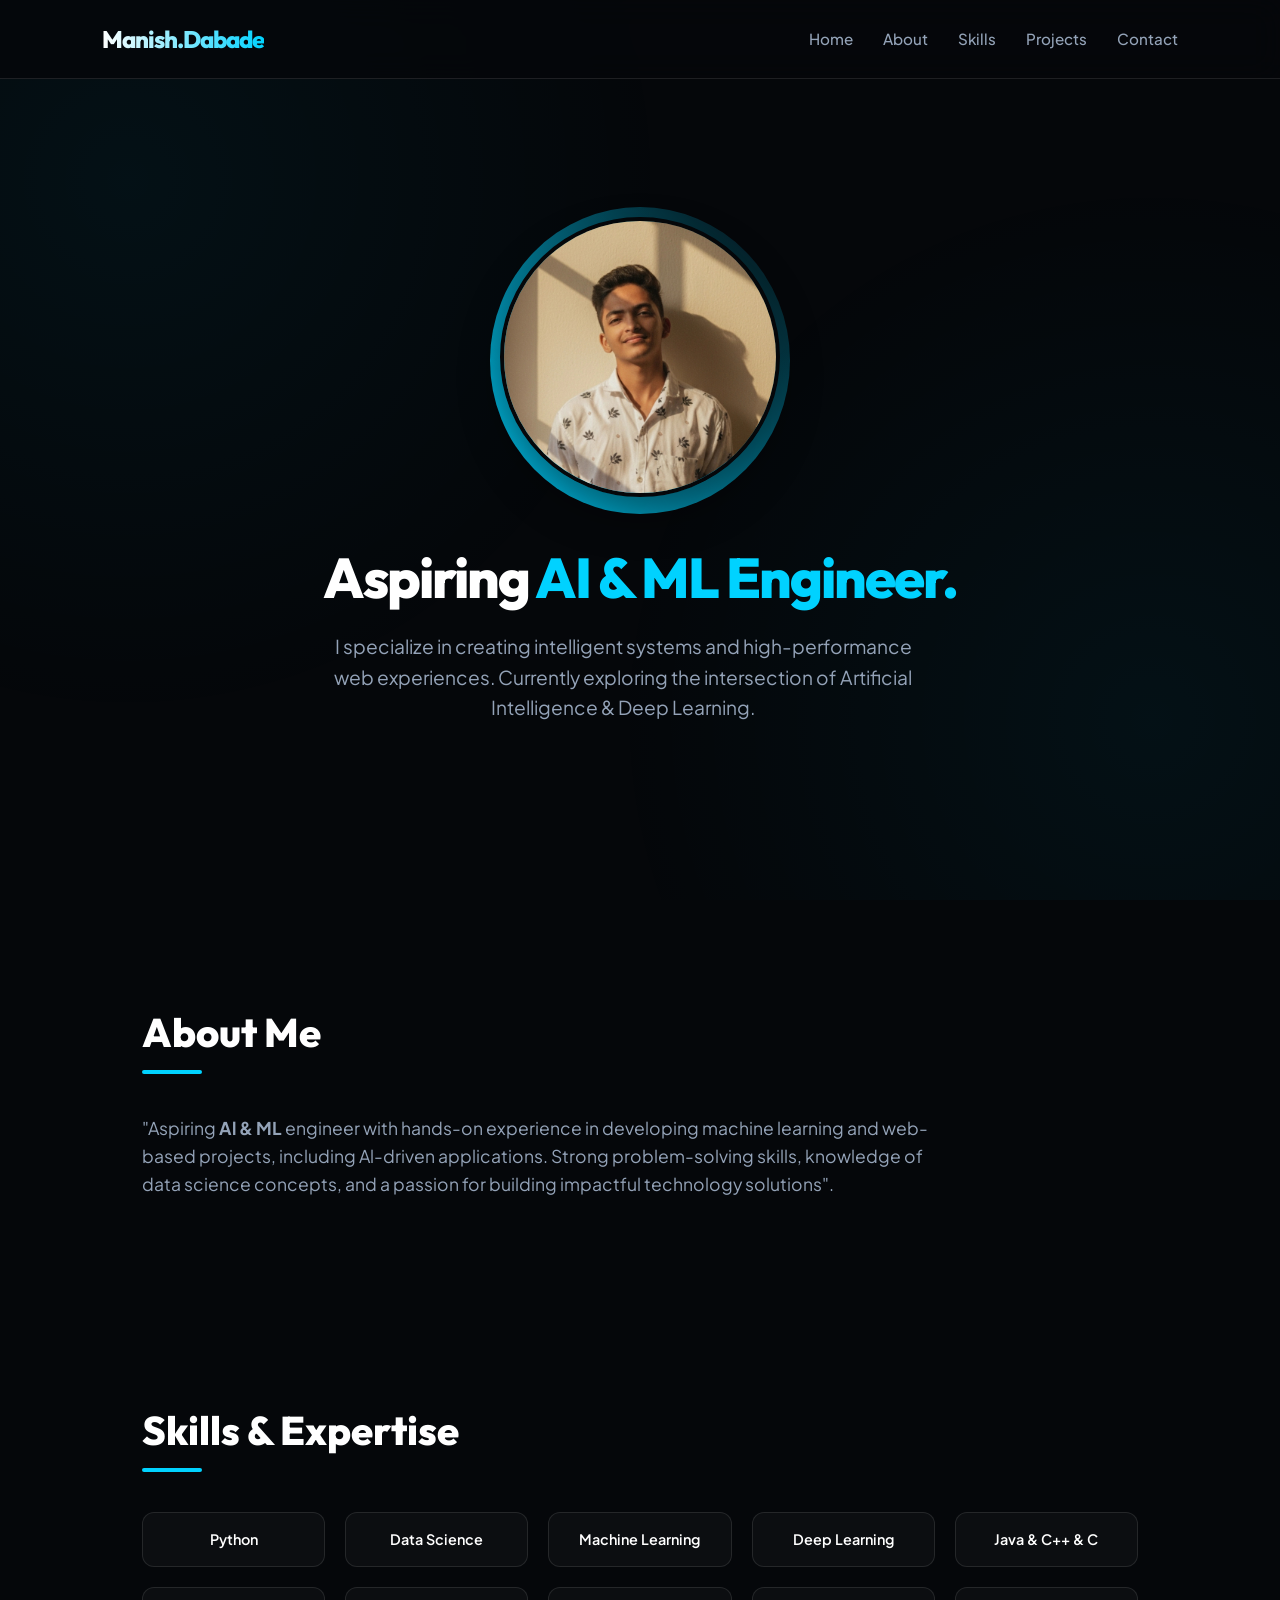
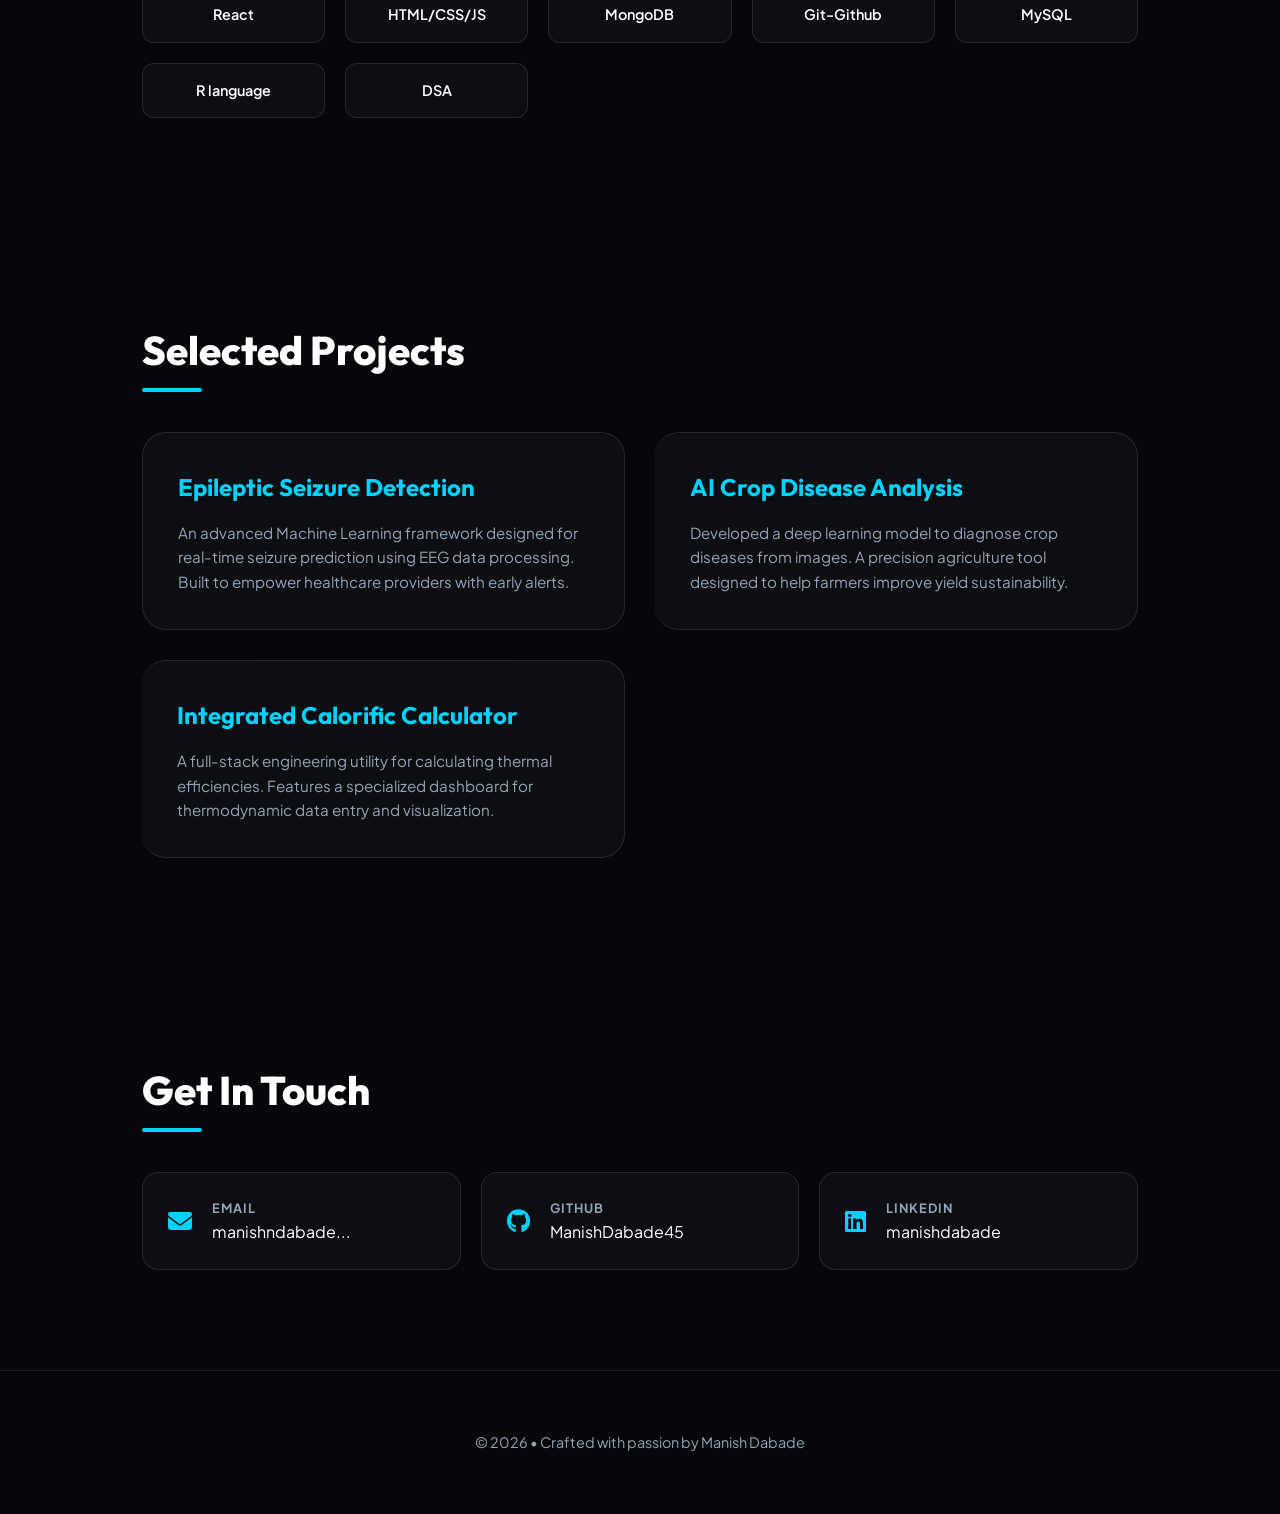
<file: Task-1/index.html>
<!DOCTYPE html>
<html lang="en">
<head>
    <meta charset="UTF-8">
    <meta name="viewport" content="width=device-width, initial-scale=1.0">
    <title>Manish Dabade | AI & ML Engineer & Full Stack Developer</title>
    <meta name="description" content="Portfolio of Manish Dabade - Computer Science student specializing in AI/ML and Web Development.">
    <!-- Font Awesome for premium icons -->
    <link rel="stylesheet" href="https://cdnjs.cloudflare.com/ajax/libs/font-awesome/6.5.1/css/all.min.css">
    <link rel="stylesheet" href="style.css">
</head>
<body>

    <!-- Smooth Sticky Navbar -->
    <nav>
        <h2>Manish.Dabade</h2>
        <ul>
            <li><a href="#home">Home</a></li>
            <li><a href="#about">About</a></li>
            <li><a href="#skills">Skills</a></li>
            <li><a href="#projects">Projects</a></li>
            <li><a href="#contact">Contact</a></li>
        </ul>
    </nav>

    <!-- Hero Section -->
    <header id="home">
        <div class="profile-container">
            <img src="manish1.jpeg" alt="Manish Dabade - Profile Photo">
        </div>

        <div id="txt">
            <h1>Aspiring  <span style="color: var(--accent);"> AI & ML Engineer.</span></h1>
            <p>I specialize in creating intelligent systems and high-performance web experiences. Currently exploring the intersection of Artificial Intelligence & Deep Learning.</p>
        </div>
    </header>

    <!-- Professional About Section -->
    <section id="about" class="about">
        <h2>About Me</h2>
        <p>"Aspiring <strong>Al & ML </strong> engineer with hands-on experience in developing machine learning and web-based projects, including Al-driven applications. Strong problem-solving skills, knowledge of data science concepts, and a passion for building impactful technology solutions".</p>
            
    </section>

    <!-- Modern Skills Grid -->
    <section id="skills" class="skills">
        <h2>Skills & Expertise</h2>
        <div class="skills-grid">
            <div class="skill-tag">Python</div>
            <div class="skill-tag">Data Science</div>
            <div class="skill-tag">Machine Learning</div>
            <div class="skill-tag">Deep Learning</div>
            <div class="skill-tag">Java & C++ & C</div>
            <div class="skill-tag">React</div>
            <div class="skill-tag">HTML/CSS/JS</div>
            <div class="skill-tag">MongoDB</div>
            <div class="skill-tag">Git-Github</div>
            <div class="skill-tag">MySQL</div>
            <div class="skill-tag">R language</div>
            <div class="skill-tag">DSA</div>
        </div>
    </section>

    <!-- Advanced Projects Grid -->
    <section id="projects" class="projects">
        <h2>Selected Projects</h2>
        <div class="projects-grid">
            
            <article class="project-card">
                <h3>Epileptic Seizure Detection</h3>
                <p>An advanced Machine Learning framework designed for real-time seizure prediction using EEG data processing. Built to empower healthcare providers with early alerts.</p>
            </article>

            <article class="project-card" style="border-left: none;">
                <h3>AI Crop Disease Analysis</h3>
                <p>Developed a deep learning model to diagnose crop diseases from images. A precision agriculture tool designed to help farmers improve yield sustainability.</p>
            </article>

            <article class="project-card" style="border-left: none;">
                <h3>Integrated Calorific Calculator</h3>
                <p>A full-stack engineering utility for calculating thermal efficiencies. Features a specialized dashboard for thermodynamic data entry and visualization.</p>
            </article>

        </div>
    </section>

    <!-- Professional Contact Section -->
    <section id="contact" class="contact">
        <h2>Get In Touch</h2>
        <div class="contact-container">
            
            <a href="mailto:manishndabade2006@gmail.com" class="contact-card">
                <i class="fa-solid fa-envelope"></i>
                <div>
                    <h4>Email</h4>
                    <span>manishndabade...</span>
                </div>
            </a>

            <a href="https://github.com/ManishDabade45" target="_blank" class="contact-card">
                <i class="fa-brands fa-github"></i>
                <div>
                    <h4>GitHub</h4>
                    <span>ManishDabade45</span>
                </div>
            </a>

            <a href="https://linkedin.com/in/manishdabade" target="_blank" class="contact-card">
                <i class="fa-brands fa-linkedin"></i>
                <div>
                    <h4>LinkedIn</h4>
                    <span>manishdabade</span>
                </div>
            </a>

        </div>
    </section>

    <!-- Refined Footer -->
    <footer>
        <p>&copy; 2026 • Crafted with passion by Manish Dabade</p>
    </footer>

    <!-- Reveal Effect Logic -->
    <script>
        const observer = new IntersectionObserver((entries) => {
            entries.forEach((entry) => {
                if (entry.isIntersecting) {
                    entry.target.style.opacity = "1";
                    entry.target.style.transform = "translateY(0)";
                }
            });
        }, { threshold: 0.1 });

        document.querySelectorAll('section, header').forEach((el) => {
            el.style.opacity = "0";
            el.style.transform = "translateY(20px)";
            el.style.transition = "all 0.6s ease-out";
            observer.observe(el);
        });
    </script>

</body>
</html>
</file>
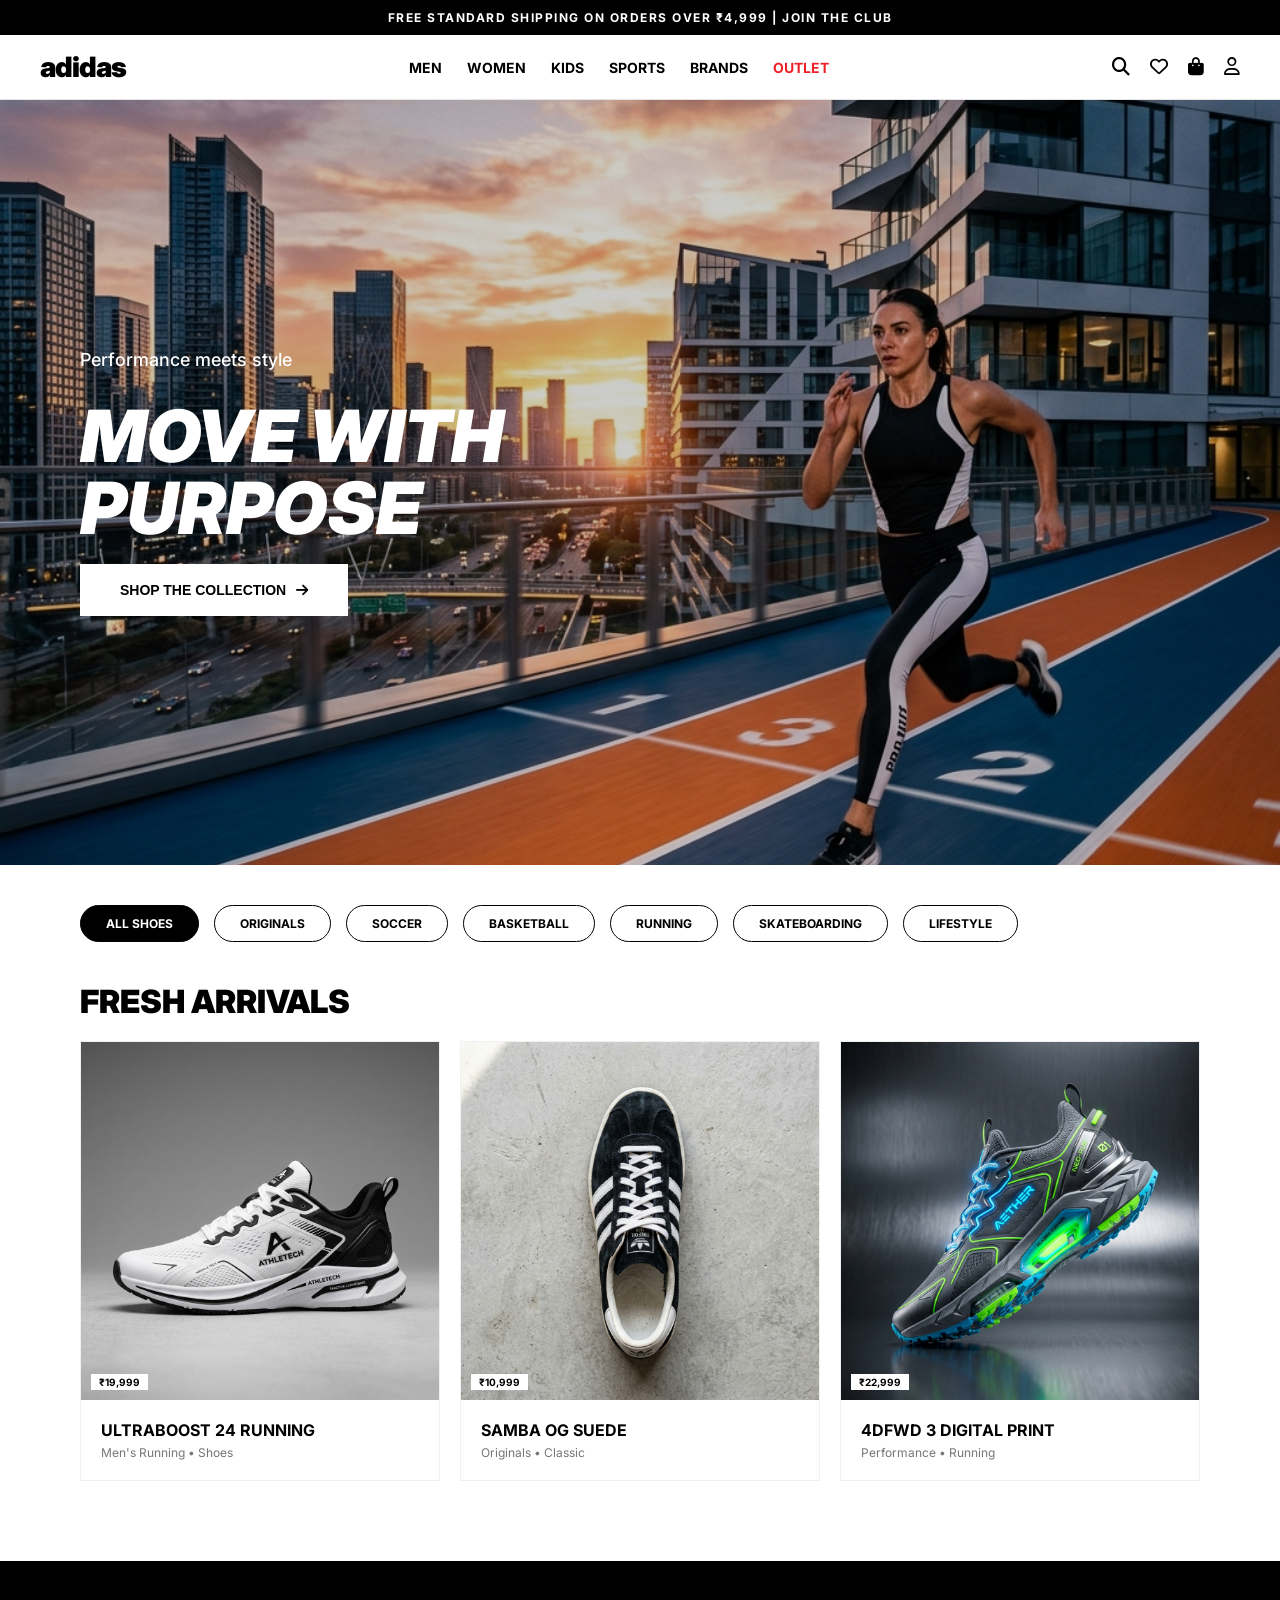
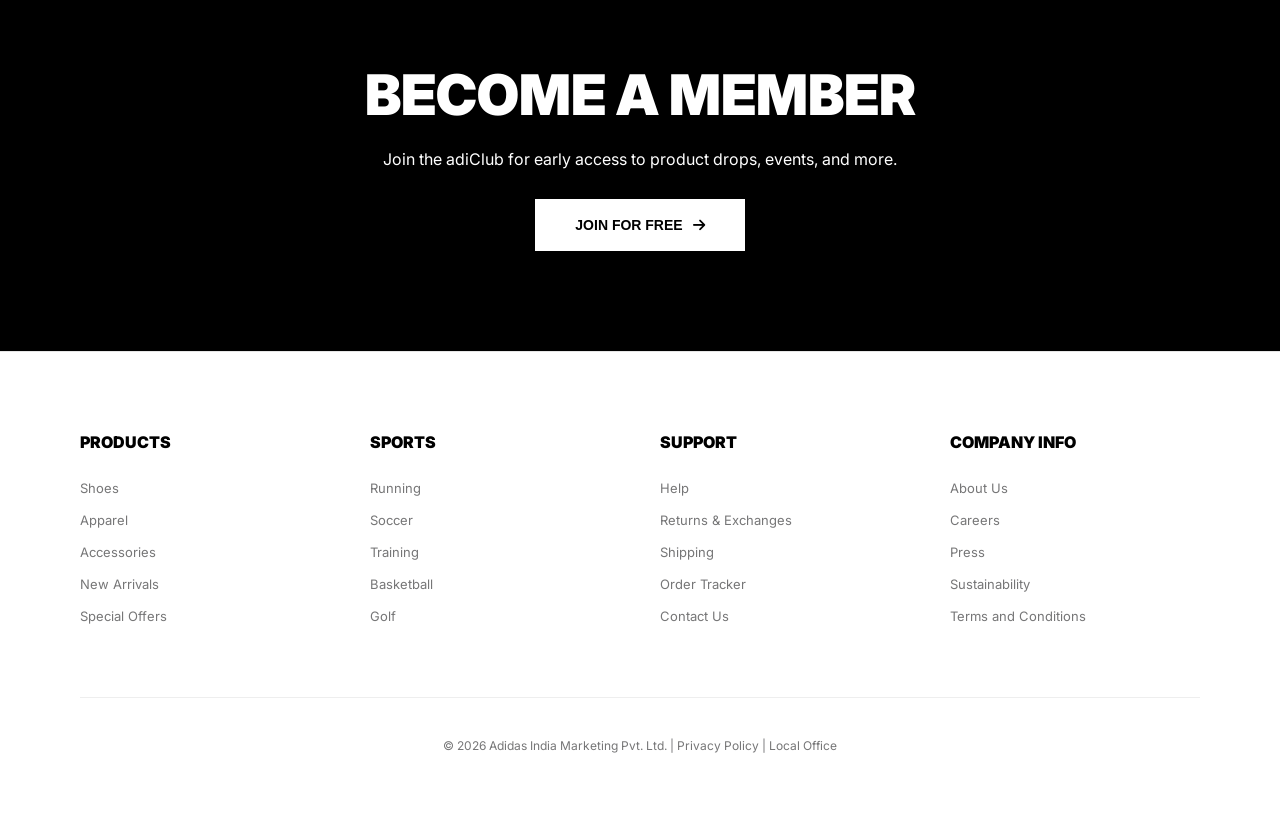
<file: Task-2/index.html>
<!DOCTYPE html>
<html lang="en">
<head>
    <meta charset="UTF-8">
    <meta name="viewport" content="width=device-width, initial-scale=1.0">
    <meta name="description" content="Adidas Clone UI - Premium eCommerce Experience">
    <title>Adidas Official - Premium Sportswear & Collections</title>
    <!-- Font Awesome for premium icons -->
    <link rel="stylesheet" href="https://cdnjs.cloudflare.com/ajax/libs/font-awesome/6.5.1/css/all.min.css">
    <link rel="stylesheet" href="style.css">
</head>
<body>

    <!-- Announcement Bar -->
    <div class="announcement-bar">
        Free standard shipping on orders over ₹4,999 | Join the club
    </div>

    <!-- Header Navigation -->
    <header>
        <div class="nav-container">
            <div class="logo">
                adidas
            </div>
            
            <nav>
                <ul class="nav-links">
                    <li><a href="#" class="active">Men</a></li>
                    <li><a href="#">Women</a></li>
                    <li><a href="#">Kids</a></li>
                    <li><a href="#">Sports</a></li>
                    <li><a href="#">Brands</a></li>
                    <li><a href="#" style="color: #ed2127;">Outlet</a></li>
                </ul>
            </nav>

            <div class="nav-icons">
                <i class="fa-solid fa-magnifying-glass"></i>
                <i class="fa-regular fa-heart"></i>
                <i class="fa-solid fa-bag-shopping"></i>
                <i class="fa-regular fa-user"></i>
            </div>
        </div>
    </header>

    <!-- Main Content -->
    <main>
        
        <!-- Hero Section -->
        <section class="hero">
            <img src="hero.png" alt="Athlete running at sunset">
            <div class="hero-content">
                <p>Performance meets style</p>
                <h1>Move with<br>Purpose</h1>
                <button class="cta-button">
                    Shop The Collection <i class="fa-solid fa-arrow-right"></i>
                </button>
            </div>
        </section>

        <!-- Category Filter Chips -->
        <section class="chips-section" aria-label="Browse categories">
            <div class="chip active">All Shoes</div>
            <div class="chip">Originals</div>
            <div class="chip">Soccer</div>
            <div class="chip">Basketball</div>
            <div class="chip">Running</div>
            <div class="chip">Skateboarding</div>
            <div class="chip">Lifestyle</div>
        </section>

        <!-- Product Listings -->
        <section class="products">
            <h2 class="section-title">Fresh Arrivals</h2>
            <div class="product-grid">
                
                <!-- Product 1 -->
                <div class="product-card" id="product-1">
                    <div class="product-image">
                        <img src="sneaker1.png" alt="Ultraboost 24">
                        <div style="position: absolute; bottom: 10px; left: 10px; background: white; padding: 2px 8px; font-size: 10px; font-weight: 700;">₹19,999</div>
                    </div>
                    <div class="product-info">
                        <p class="product-name">Ultraboost 24 Running</p>
                        <p class="product-category">Men's Running • Shoes</p>
                    </div>
                </div>

                <!-- Product 2 -->
                <div class="product-card" id="product-2">
                    <div class="product-image">
                        <img src="sneaker2.png" alt="Samba OG">
                        <div style="position: absolute; bottom: 10px; left: 10px; background: white; padding: 2px 8px; font-size: 10px; font-weight: 700;">₹10,999</div>
                    </div>
                    <div class="product-info">
                        <p class="product-name">Samba OG Suede</p>
                        <p class="product-category">Originals • Classic</p>
                    </div>
                </div>

                <!-- Product 3 -->
                <div class="product-card" id="product-3">
                    <div class="product-image">
                        <img src="sneaker3.png" alt="4DFWD 3">
                        <div style="position: absolute; bottom: 10px; left: 10px; background: white; padding: 2px 8px; font-size: 10px; font-weight: 700;">₹22,999</div>
                    </div>
                    <div class="product-info">
                        <p class="product-name">4DFWD 3 Digital Print</p>
                        <p class="product-category">Performance • Running</p>
                    </div>
                </div>

            </div>
        </section>

        <!-- Promo Banner -->
        <section class="promo-banner">
            <h2>BECOME A MEMBER</h2>
            <p>Join the adiClub for early access to product drops, events, and more.</p>
            <button class="cta-button" style="margin-top: 30px;">
                Join for free <i class="fa-solid fa-arrow-right"></i>
            </button>
        </section>

    </main>

    <!-- Footer -->
    <footer>
        <div class="footer-nav">
            <div class="footer-col">
                <h4>Products</h4>
                <ul>
                    <li><a href="#">Shoes</a></li>
                    <li><a href="#">Apparel</a></li>
                    <li><a href="#">Accessories</a></li>
                    <li><a href="#">New Arrivals</a></li>
                    <li><a href="#">Special Offers</a></li>
                </ul>
            </div>
            <div class="footer-col">
                <h4>Sports</h4>
                <ul>
                    <li><a href="#">Running</a></li>
                    <li><a href="#">Soccer</a></li>
                    <li><a href="#">Training</a></li>
                    <li><a href="#">Basketball</a></li>
                    <li><a href="#">Golf</a></li>
                </ul>
            </div>
            <div class="footer-col">
                <h4>Support</h4>
                <ul>
                    <li><a href="#">Help</a></li>
                    <li><a href="#">Returns & Exchanges</a></li>
                    <li><a href="#">Shipping</a></li>
                    <li><a href="#">Order Tracker</a></li>
                    <li><a href="#">Contact Us</a></li>
                </ul>
            </div>
            <div class="footer-col">
                <h4>Company Info</h4>
                <ul>
                    <li><a href="#">About Us</a></li>
                    <li><a href="#">Careers</a></li>
                    <li><a href="#">Press</a></li>
                    <li><a href="#">Sustainability</a></li>
                    <li><a href="#">Terms and Conditions</a></li>
                </ul>
            </div>
        </div>
        <div class="footer-bottom">
            &copy; 2026 Adidas India Marketing Pvt. Ltd. | Privacy Policy | Local Office
        </div>
    </footer>

    <script>
        // Simple interactivity for chips
        const chips = document.querySelectorAll('.chip');
        chips.forEach(chip => {
            chip.addEventListener('click', () => {
                chips.forEach(c => c.classList.remove('active'));
                chip.classList.add('active');
            });
        });
    </script>
</body>
</html>
</file>
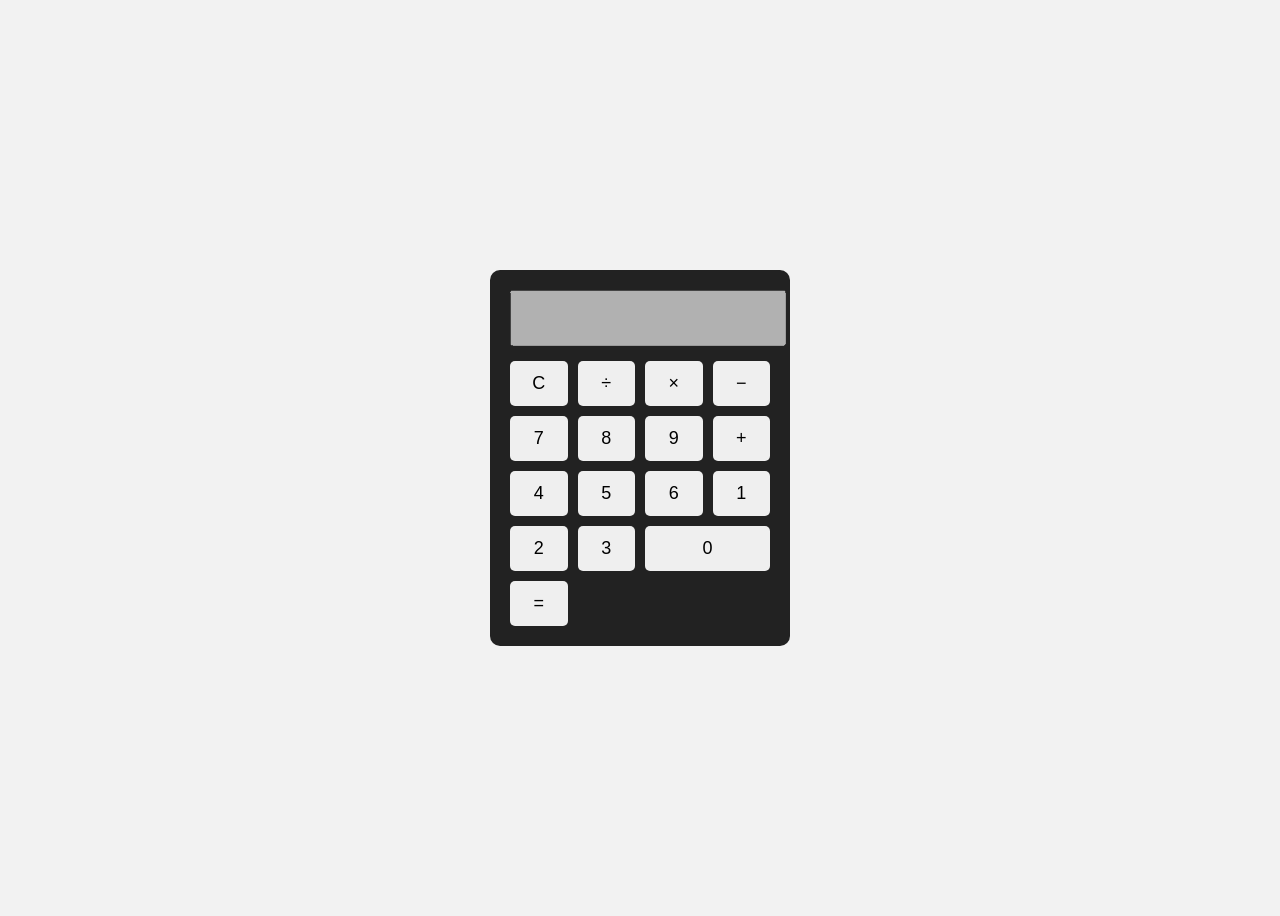
<file: Task-3/index.html>
<!DOCTYPE html>
<html>
<head>
    <title>Calculator</title>
    <link rel="stylesheet" href="style.css">
</head>
<body>

<div class="calculator">
    <input type="text" id="display" disabled>

    <div class="buttons">
        <button onclick="clearDisplay()">C</button>
        <button onclick="appendValue('/')">÷</button>
        <button onclick="appendValue('*')">×</button>
        <button onclick="appendValue('-')">−</button>

        <button onclick="appendValue('7')">7</button>
        <button onclick="appendValue('8')">8</button>
        <button onclick="appendValue('9')">9</button>
        <button onclick="appendValue('+')">+</button>

        <button onclick="appendValue('4')">4</button>
        <button onclick="appendValue('5')">5</button>
        <button onclick="appendValue('6')">6</button>

        <button onclick="appendValue('1')">1</button>
        <button onclick="appendValue('2')">2</button>
        <button onclick="appendValue('3')">3</button>

        <button onclick="appendValue('0')" class="zero">0</button>
        <button onclick="calculate()">=</button>
    </div>
</div>

<script src="script.js"></script>
</body>
</html>
</file>
<file: Task-1/style.css>
@import url('https://fonts.googleapis.com/css2?family=Outfit:wght@300;400;600;800&family=Plus+Jakarta+Sans:wght@300;400;600;800&display=swap');

:root {
    --bg-dark: #05070a;
    --bg-card: rgba(255, 255, 255, 0.03);
    --accent: #00d2ff;
    --accent-glow: rgba(0, 210, 255, 0.3);
    --text-primary: #ffffff;
    --text-secondary: #94a3b8;
    --glass-border: rgba(255, 255, 255, 0.1);
    --font-heading: 'Outfit', sans-serif;
    --font-body: 'Plus Jakarta Sans', sans-serif;
    --transition: all 0.4s cubic-bezier(0.4, 0, 0.2, 1);
}

* {
    margin: 0;
    padding: 0;
    box-sizing: border-box;
}

html {
    scroll-behavior: smooth;
}

body {
    background-color: var(--bg-dark);
    color: var(--text-primary);
    font-family: var(--font-body);
    line-height: 1.6;
    overflow-x: hidden;
}

/* Custom Background Glows */
body::before {
    content: '';
    position: fixed;
    top: 0;
    left: 0;
    width: 100%;
    height: 100%;
    background: 
        radial-gradient(circle at 10% 20%, rgba(0, 210, 255, 0.05) 0%, transparent 40%),
        radial-gradient(circle at 90% 80%, rgba(0, 210, 255, 0.05) 0%, transparent 40%);
    pointer-events: none;
    z-index: -1;
}

/* --- Navigation --- */
nav {
    position: fixed;
    top: 0;
    width: 100%;
    z-index: 1000;
    padding: 20px 8%;
    display: flex;
    justify-content: space-between;
    align-items: center;
    background: rgba(5, 7, 10, 0.8);
    backdrop-filter: blur(15px);
    border-bottom: 1px solid var(--glass-border);
    transition: var(--transition);
}

nav h2 {
    font-family: var(--font-heading);
    font-size: 1.5rem;
    font-weight: 800;
    letter-spacing: -1px;
    background: linear-gradient(to right, #fff, var(--accent));
    -webkit-background-clip: text;
    -webkit-text-fill-color: transparent;
}

nav ul {
    display: flex;
    gap: 30px;
    list-style: none;
}

nav ul li a {
    text-decoration: none;
    color: var(--text-secondary);
    font-size: 0.95rem;
    font-weight: 500;
    transition: var(--transition);
}

nav ul li a:hover {
    color: var(--accent);
}

/* --- Header / Hero --- */
header {
    min-height: 100vh;
    display: flex;
    flex-direction: column;
    justify-content: center;
    align-items: center;
    padding: 100px 8% 60px;
    text-align: center;
}

.profile-container {
    position: relative;
    margin-bottom: 40px;
}

.profile-container::before {
    content: '';
    position: absolute;
    top: -10px;
    left: -10px;
    right: -10px;
    bottom: -10px;
    border-radius: 50%;
    background: linear-gradient(45deg, var(--accent), transparent);
    animation: rotate 10s linear infinite;
    z-index: -1;
}

@keyframes rotate {
    from { transform: rotate(0deg); }
    to { transform: rotate(360deg); }
}

header img {
    width: 280px;
    height: 280px;
    border-radius: 50%;
    object-fit: cover;
    border: 4px solid var(--bg-dark);
    box-shadow: 0 20px 40px rgba(0, 0, 0, 0.4);
    transition: var(--transition);
}

header img:hover {
    transform: scale(1.05);
    box-shadow: 0 0 30px var(--accent-glow);
}

header #txt h1 {
    font-family: var(--font-heading);
    font-size: 3.5rem;
    font-weight: 800;
    line-height: 1.2;
    margin-bottom: 20px;
    letter-spacing: -2px;
}

header #txt p {
    color: var(--text-secondary);
    font-size: 1.2rem;
    max-width: 600px;
}

/* --- Sections Common --- */
section {
    padding: 100px 8%;
    max-width: 1200px;
    margin: 0 auto;
}

section h2 {
    font-family: var(--font-heading);
    font-size: 2.5rem;
    font-weight: 800;
    margin-bottom: 50px;
    text-align: left;
    position: relative;
}

section h2::after {
    content: '';
    position: absolute;
    bottom: -10px;
    left: 0;
    width: 60px;
    height: 4px;
    background: var(--accent);
    border-radius: 2px;
}

/* --- About --- */
.about p {
    font-size: 1.1rem;
    color: var(--text-secondary);
    max-width: 800px;
}

/* --- Skills --- */
.skills-grid {
    display: grid;
    grid-template-columns: repeat(auto-fill, minmax(150px, 1fr));
    gap: 20px;
}

.skill-tag {
    background: var(--bg-card);
    border: 1px solid var(--glass-border);
    padding: 15px 20px;
    border-radius: 12px;
    text-align: center;
    font-weight: 600;
    font-size: 0.9rem;
    transition: var(--transition);
}

.skill-tag:hover {
    background: rgba(0, 210, 255, 0.1);
    border-color: var(--accent);
    transform: translateY(-5px);
    color: var(--accent);
}

/* --- Projects --- */
.projects-grid {
    display: grid;
    grid-template-columns: repeat(auto-fill, minmax(320px, 1fr));
    gap: 30px;
}

.project-card {
    background: var(--bg-card);
    border: 1px solid var(--glass-border);
    padding: 35px;
    border-radius: 24px;
    transition: var(--transition);
    height: 100%;
    display: flex;
    flex-direction: column;
}

.project-card:hover {
    background: rgba(255, 255, 255, 0.05);
    border-color: var(--accent);
    transform: translateY(-10px);
    box-shadow: 0 20px 40px rgba(0, 0, 0, 0.3);
}

.project-card h3 {
    font-family: var(--font-heading);
    font-size: 1.5rem;
    font-weight: 700;
    margin-bottom: 15px;
    color: var(--accent);
}

.project-card p {
    color: var(--text-secondary);
    font-size: 0.95rem;
}

/* --- Contact --- */
.contact-container {
    display: grid;
    grid-template-columns: repeat(auto-fit, minmax(280px, 1fr));
    gap: 20px;
}

.contact-card {
    background: var(--bg-card);
    border: 1px solid var(--glass-border);
    padding: 25px;
    border-radius: 16px;
    text-decoration: none;
    color: var(--text-primary);
    display: flex;
    align-items: center;
    gap: 20px;
    transition: var(--transition);
}

.contact-card:hover {
    border-color: var(--accent);
    background: rgba(0, 210, 255, 0.05);
    transform: scale(1.02);
}

.contact-card i {
    font-size: 1.5rem;
    color: var(--accent);
}

.contact-card div h4 {
    font-size: 0.8rem;
    text-transform: uppercase;
    color: var(--text-secondary);
    letter-spacing: 1px;
}

/* --- Footer --- */
footer {
    padding: 60px 8%;
    border-top: 1px solid var(--glass-border);
    text-align: center;
    color: var(--text-secondary);
    font-size: 0.9rem;
}

/* --- Mobile --- */
@media (max-width: 768px) {
    nav {
        padding: 15px 5%;
    }
    nav ul {
        display: none; /* Add menu button for mobile in full impl */
    }
    header #txt h1 {
        font-size: 2.5rem;
    }
    header img {
        width: 220px;
        height: 220px;
    }
    section {
        padding: 80px 5%;
    }
}
</file>
<file: Task-2/style.css>
@import url('https://fonts.googleapis.com/css2?family=Inter:wght@400;500;700;900&display=swap');

:root {
    --black: #000000;
    --white: #ffffff;
    --gray-light: #f5f5f5;
    --gray-medium: #767677;
    --font-main: 'Inter', sans-serif;
}

* {
    margin: 0;
    padding: 0;
    box-sizing: border-box;
}

body {
    font-family: var(--font-main);
    background-color: var(--white);
    color: var(--black);
    overflow-x: hidden;
}

/* --- Top Announcement Bar --- */
.announcement-bar {
    background: var(--black);
    color: var(--white);
    text-align: center;
    padding: 10px 0;
    font-size: 12px;
    font-weight: 700;
    letter-spacing: 1.5px;
    text-transform: uppercase;
}

/* --- Navigation --- */
header {
    position: sticky;
    top: 0;
    z-index: 1000;
    background: var(--white);
    border-bottom: 1px solid #e5e5e5;
}

.nav-container {
    max-width: 1400px;
    margin: 0 auto;
    display: flex;
    justify-content: space-between;
    align-items: center;
    padding: 15px 40px;
}

.logo {
    font-weight: 900;
    font-size: 28px;
    letter-spacing: -1px;
    cursor: pointer;
}

.nav-links {
    display: flex;
    gap: 25px;
    list-style: none;
}

.nav-links a {
    text-decoration: none;
    color: var(--black);
    font-weight: 700;
    font-size: 14px;
    text-transform: uppercase;
    position: relative;
    padding-bottom: 5px;
}

.nav-links a::after {
    content: '';
    position: absolute;
    bottom: 0;
    left: 0;
    width: 0;
    height: 2px;
    background: var(--black);
    transition: width 0.3s ease;
}

.nav-links a:hover::after {
    width: 100%;
}

.nav-icons {
    display: flex;
    gap: 20px;
    align-items: center;
}

.nav-icons i {
    font-size: 18px;
    cursor: pointer;
}

/* --- Hero Section --- */
.hero {
    height: 85vh;
    width: 100%;
    position: relative;
    overflow: hidden;
    display: flex;
    align-items: center;
    color: var(--white);
}

.hero img {
    position: absolute;
    top: 0;
    left: 0;
    width: 100%;
    height: 100%;
    object-fit: cover;
    z-index: -1;
    filter: brightness(0.8);
}

.hero-content {
    padding: 0 80px;
    max-width: 800px;
    animation: fadeInUp 1s ease-out;
}

@keyframes fadeInUp {
    from {
        opacity: 0;
        transform: translateY(30px);
    }
    to {
        opacity: 1;
        transform: translateY(0);
    }
}

.hero-content h1 {
    font-size: 72px;
    font-weight: 900;
    font-style: italic;
    line-height: 1;
    margin-bottom: 20px;
    text-transform: uppercase;
}

.hero-content p {
    font-size: 18px;
    margin-bottom: 30px;
    font-weight: 500;
}

.cta-button {
    background: var(--white);
    color: var(--black);
    padding: 18px 40px;
    font-weight: 900;
    text-transform: uppercase;
    border: none;
    cursor: pointer;
    font-size: 14px;
    display: inline-flex;
    align-items: center;
    gap: 10px;
    transition: background 0.3s, transform 0.2s;
}

.cta-button:hover {
    background: #eeeeee;
    transform: scale(1.02);
}

/* --- Category Chips / Tags --- */
.chips-section {
    padding: 40px 80px;
    display: flex;
    gap: 15px;
    flex-wrap: wrap;
}

.chip {
    padding: 10px 25px;
    border: 1px solid var(--black);
    border-radius: 50px;
    text-transform: uppercase;
    font-size: 12px;
    font-weight: 700;
    cursor: pointer;
    transition: background 0.3s, color 0.3s;
}

.chip:hover, .chip.active {
    background: var(--black);
    color: var(--white);
}

/* --- Product Grid --- */
.section-title {
    padding: 0 80px 20px;
    font-size: 32px;
    font-weight: 900;
    text-transform: uppercase;
}

.product-grid {
    display: grid;
    grid-template-columns: repeat(3, 1fr);
    gap: 20px;
    padding: 0 80px 80px;
}

.product-card {
    border: 1px solid #f0f0f0;
    transition: transform 0.3s ease;
    cursor: pointer;
}

.product-card:hover {
    border-color: var(--black);
}

.product-image {
    width: 100%;
    aspect-ratio: 1/1;
    background: #f8f8f8;
    overflow: hidden;
    position: relative;
}

.product-image img {
    width: 100%;
    height: 100%;
    object-fit: cover;
    transition: transform 0.5s ease;
}

.product-card:hover .product-image img {
    transform: scale(1.05);
}

.product-info {
    padding: 20px;
}

.product-price {
    font-weight: 400;
    color: var(--black);
    margin-bottom: 5px;
}

.product-name {
    font-weight: 700;
    text-transform: uppercase;
    font-size: 16px;
    margin-bottom: 5px;
}

.product-category {
    color: var(--gray-medium);
    font-size: 12px;
}

/* --- Premium Banner --- */
.promo-banner {
    background: var(--black);
    color: var(--white);
    padding: 100px 80px;
    text-align: center;
}

.promo-banner h2 {
    font-size: 56px;
    font-weight: 900;
    margin-bottom: 20px;
}

/* --- Footer --- */
footer {
    background: var(--white);
    border-top: 1px solid #e5e5e5;
    padding: 80px;
}

.footer-nav {
    display: grid;
    grid-template-columns: repeat(4, 1fr);
    gap: 40px;
    margin-bottom: 60px;
}

.footer-col h4 {
    font-weight: 900;
    text-transform: uppercase;
    margin-bottom: 25px;
}

.footer-col ul {
    list-style: none;
}

.footer-col ul li {
    margin-bottom: 12px;
}

.footer-col ul li a {
    text-decoration: none;
    color: var(--gray-medium);
    font-size: 13px;
}

.footer-bottom {
    text-align: center;
    border-top: 1px solid #eee;
    padding-top: 40px;
    font-size: 12px;
    color: var(--gray-medium);
}

/* --- Responsive --- */
@media (max-width: 1024px) {
    .product-grid {
        grid-template-columns: repeat(2, 1fr);
    }
    .hero-content h1 {
        font-size: 56px;
    }
}

@media (max-width: 768px) {
    .nav-links, .nav-icons span:not(.menu-icon) {
        display: none;
    }
    .hero-content {
        padding: 0 40px;
    }
    .hero-content h1 {
        font-size: 40px;
    }
    .chips-section, .product-grid, .section-title, footer {
        padding: 40px;
    }
    .footer-nav {
        grid-template-columns: repeat(2, 1fr);
    }
}
</file>
<file: Task-3/style.css>
body {
    display: flex;
    justify-content: center;
    align-items: center;
    height: 100vh;
    background: #f2f2f2;
    font-family: Arial;
}

.calculator {
    background: #222;
    padding: 20px;
    border-radius: 10px;
    width: 260px;
}

#display {
    width: 100%;
    height: 50px;
    margin-bottom: 15px;
    font-size: 20px;
    text-align: right;
    padding-right: 10px;
}

.buttons {
    display: grid;
    grid-template-columns: repeat(4, 1fr);
    gap: 10px;
}

button {
    height: 45px;
    font-size: 18px;
    border: none;
    border-radius: 5px;
    cursor: pointer;
}

button:hover {
    background: #ccc;
}

.zero {
    grid-column: span 2;
}
</file>
